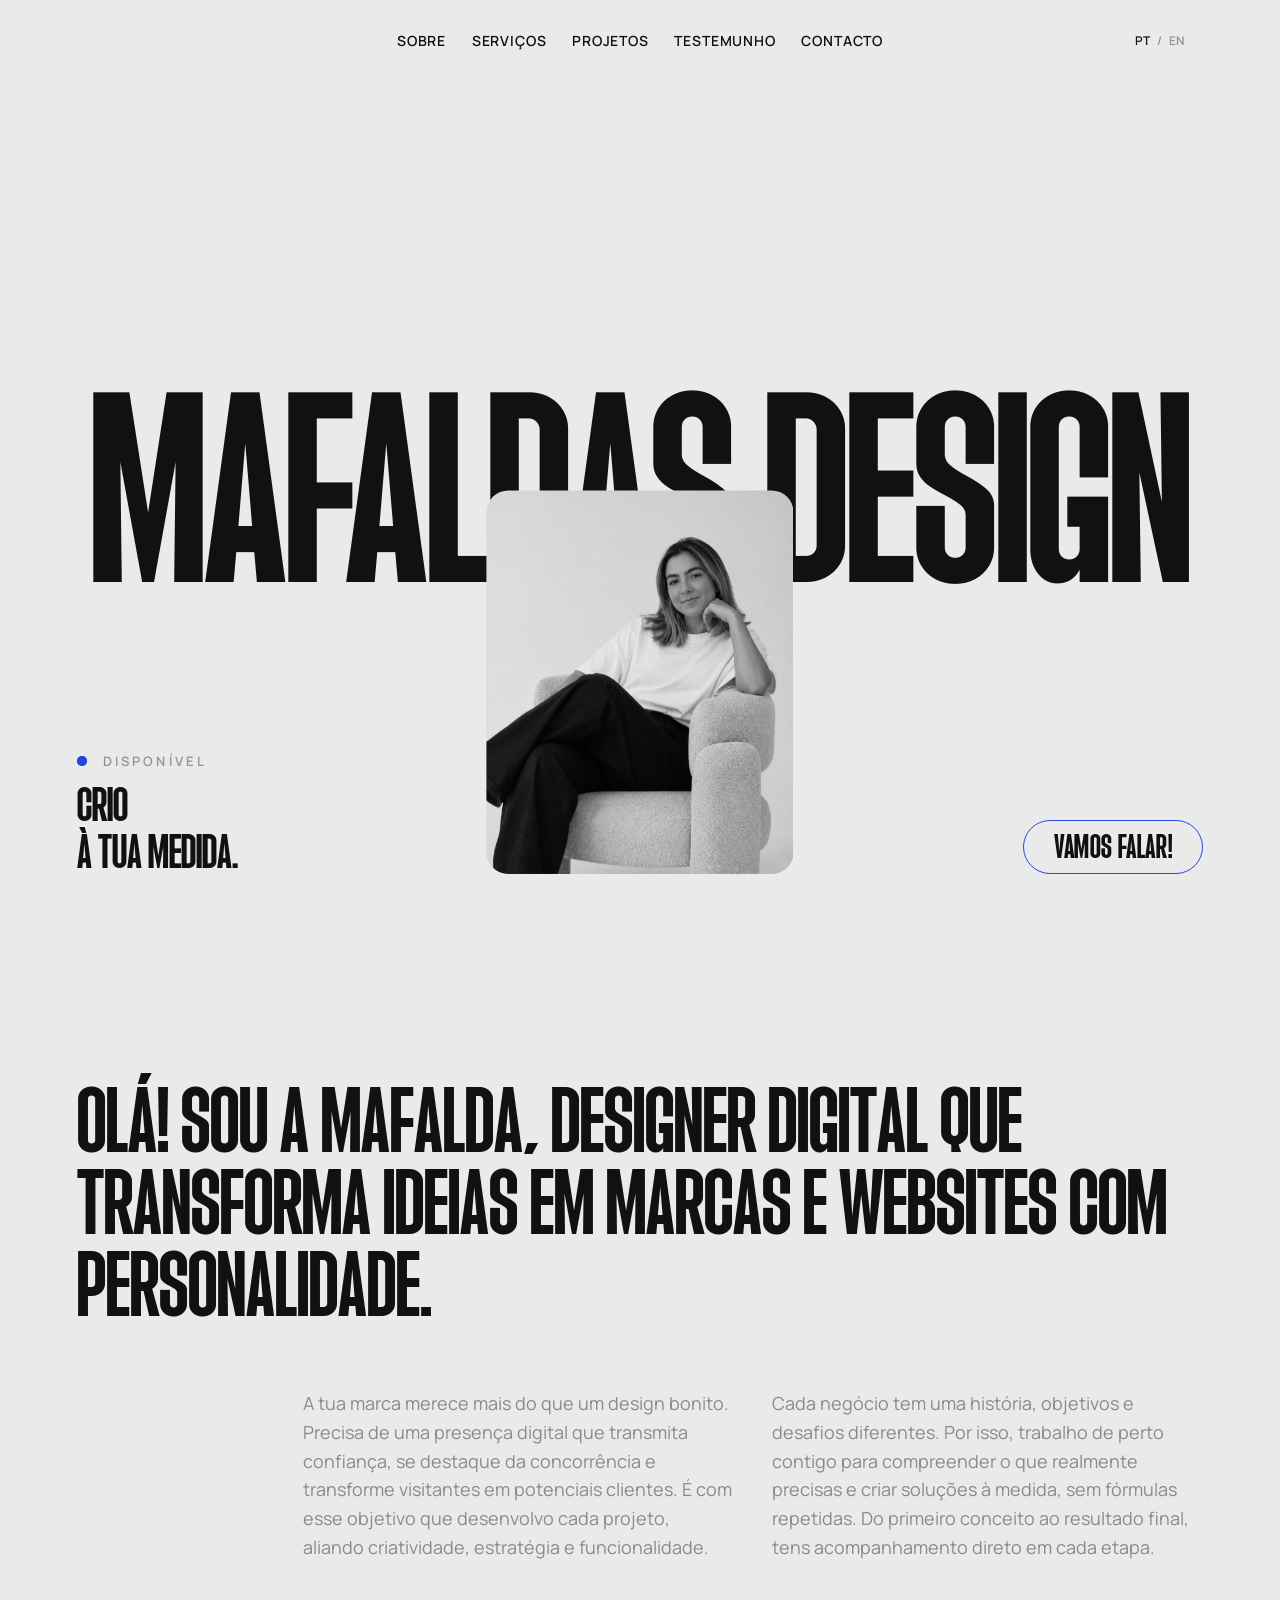
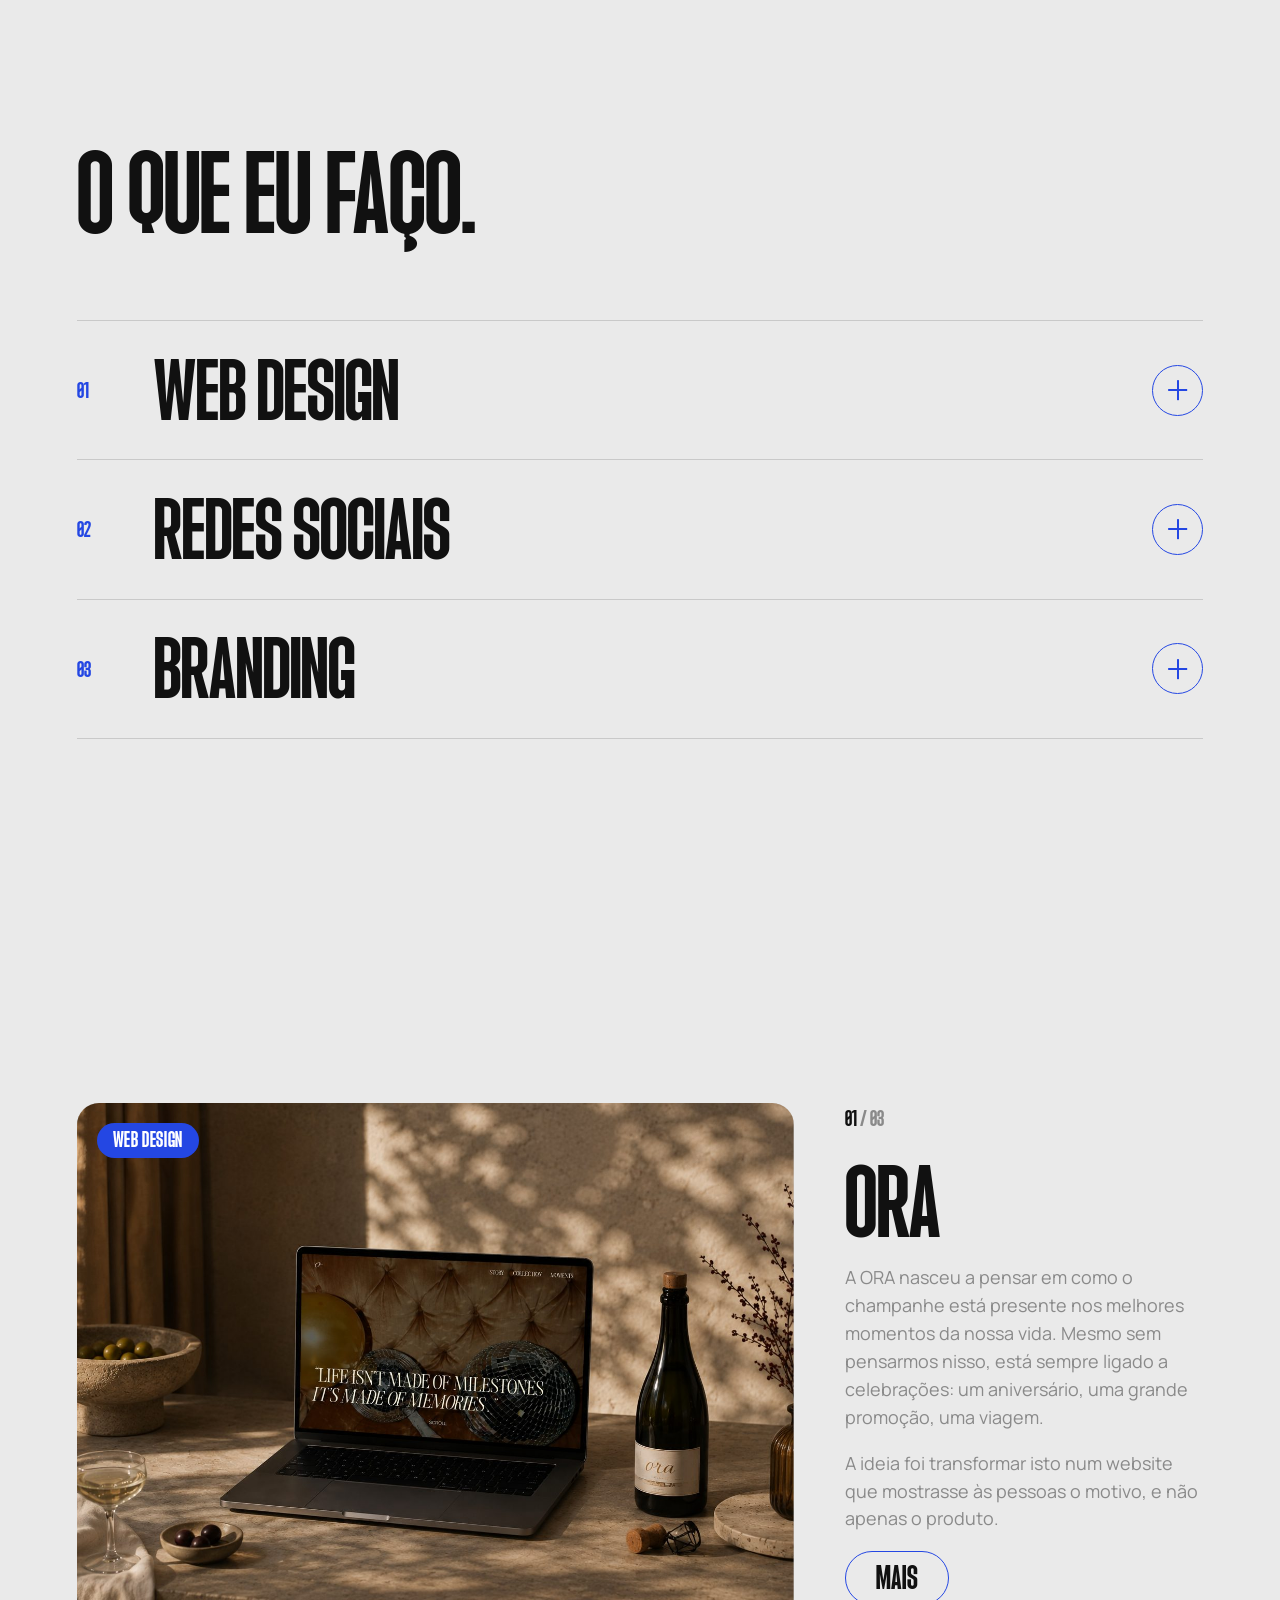
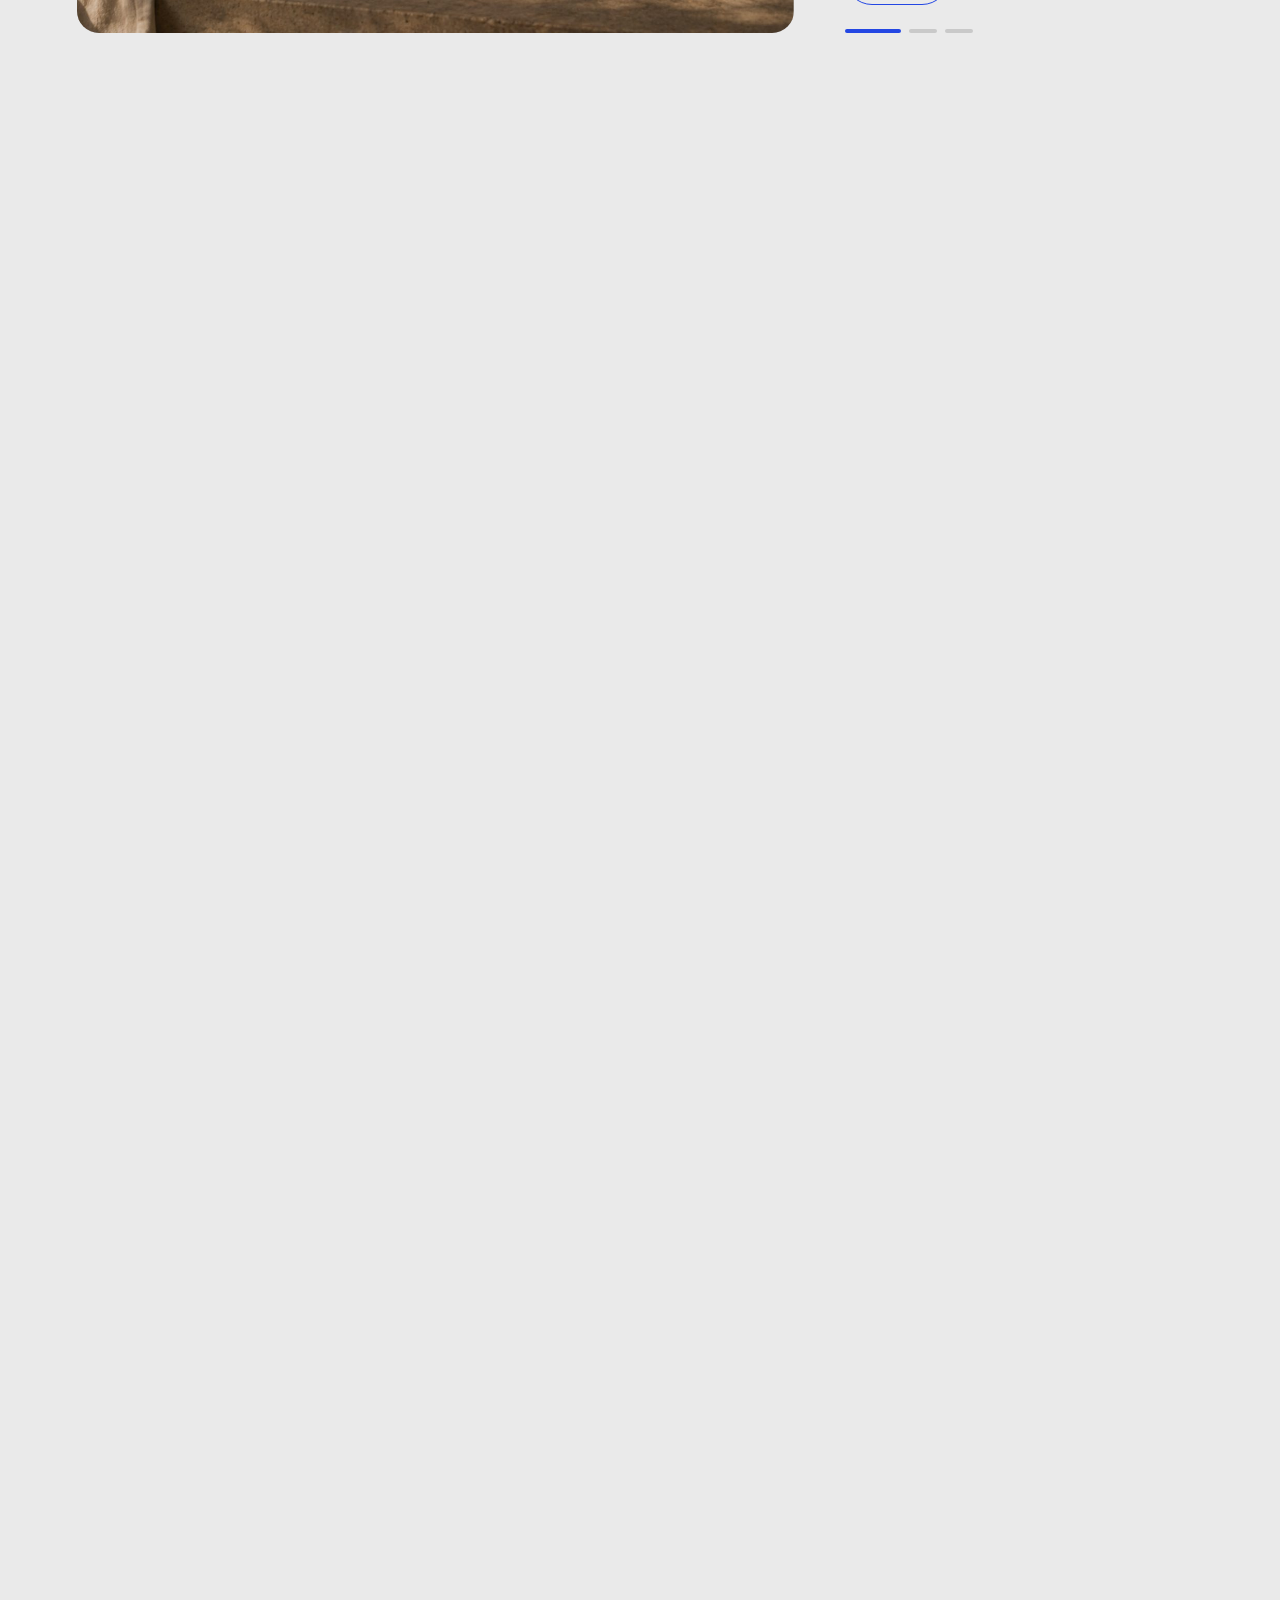
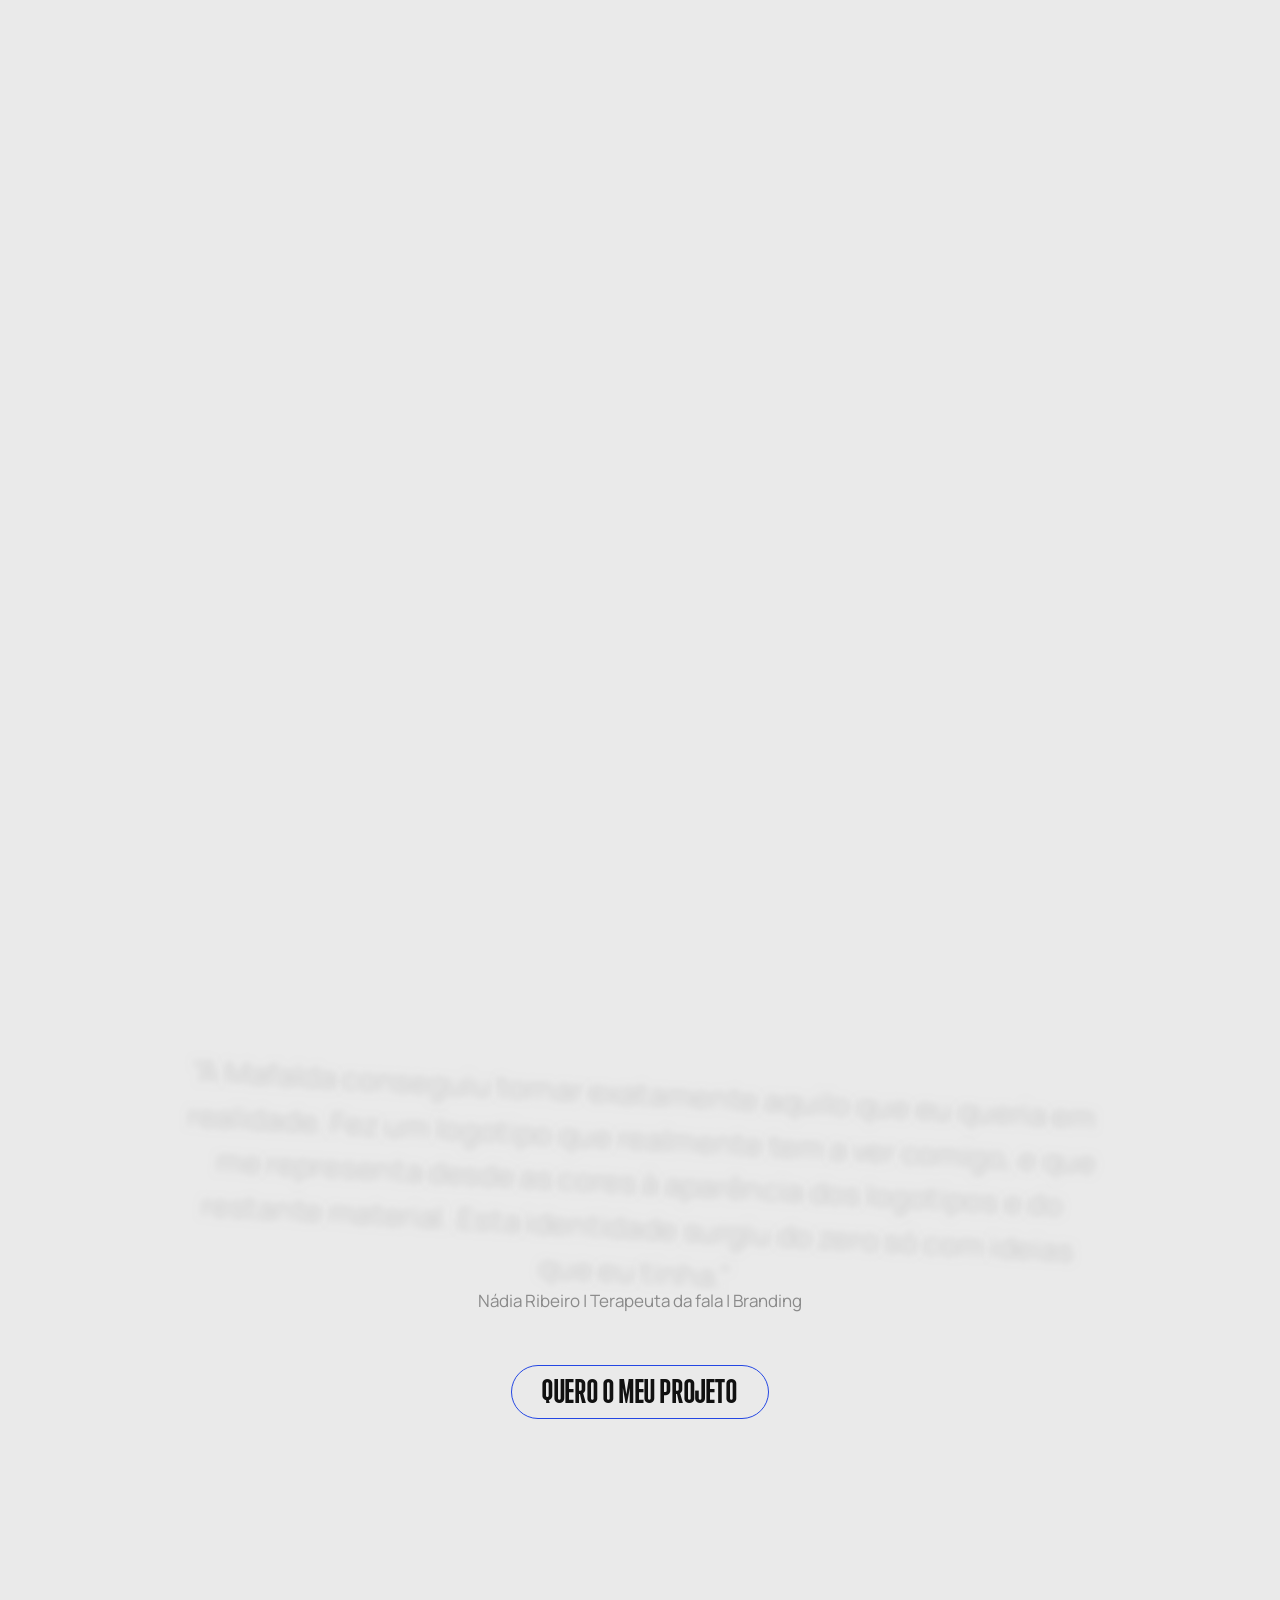
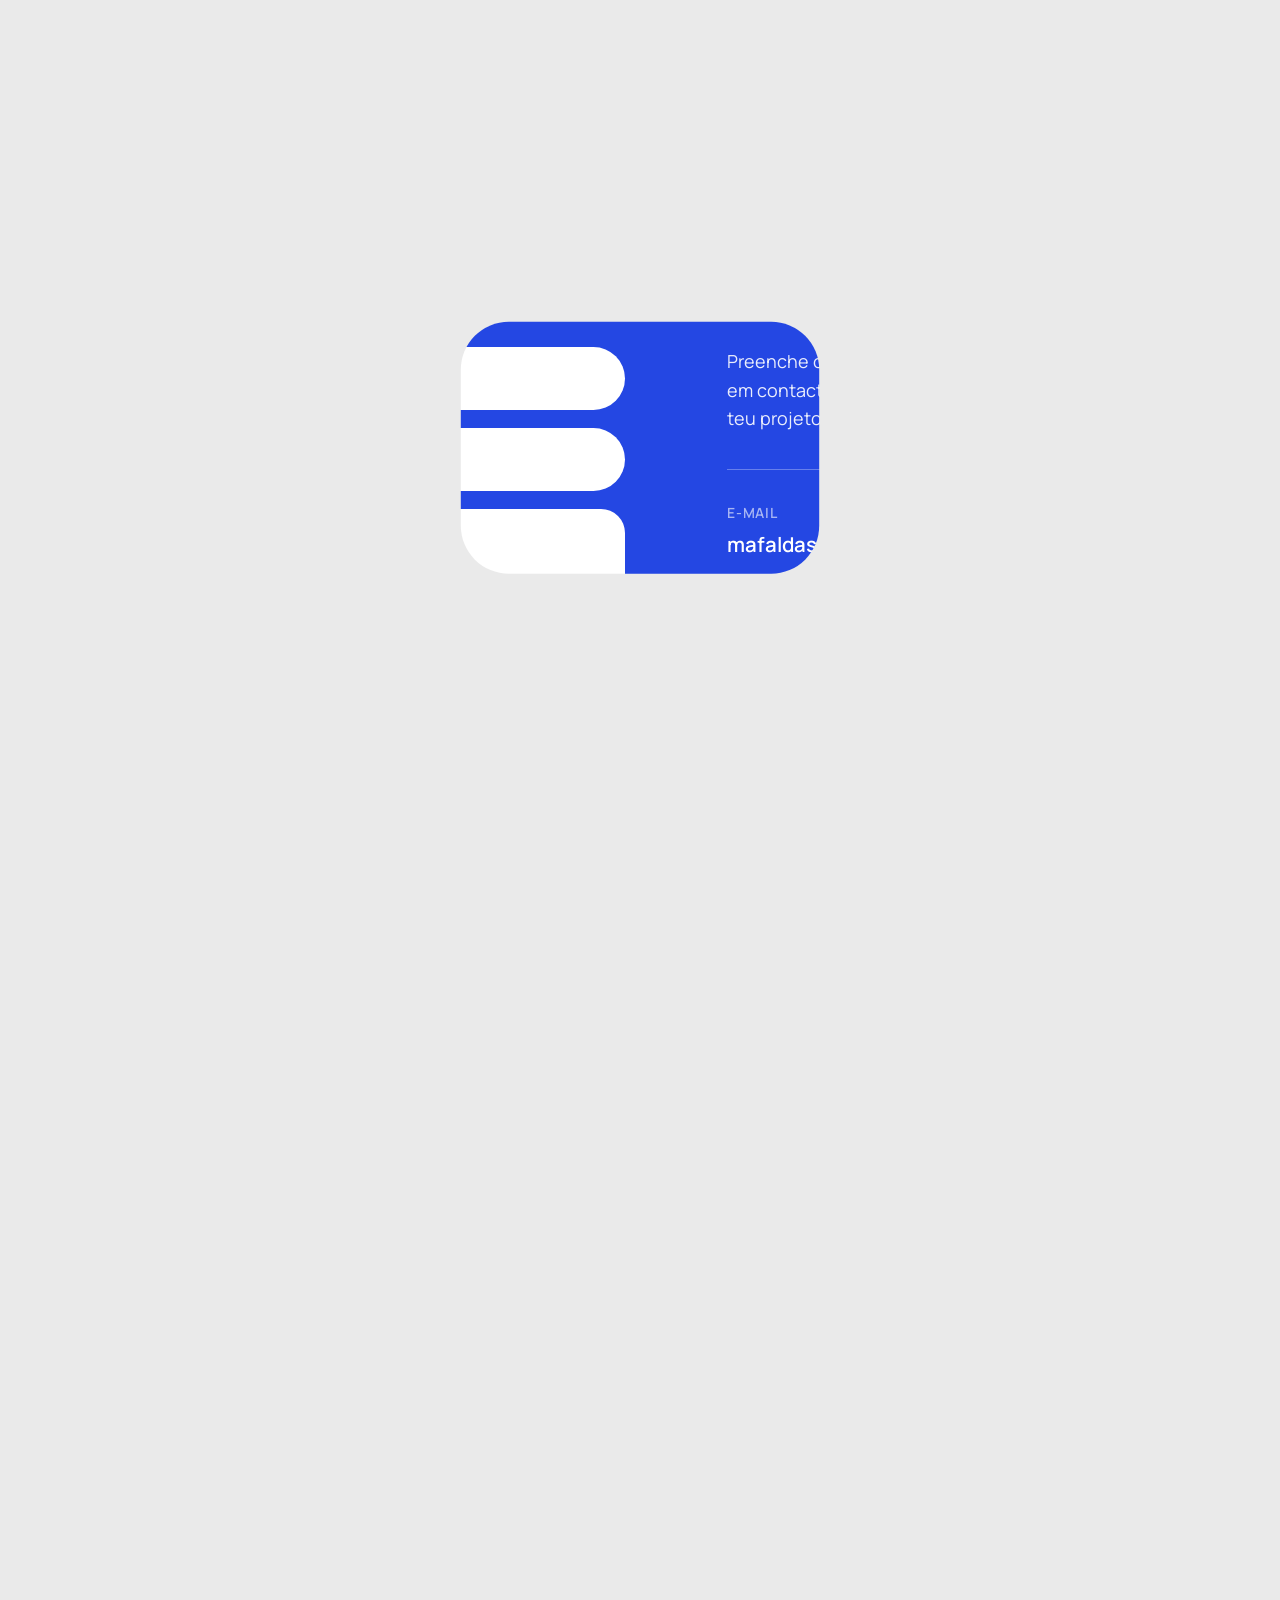
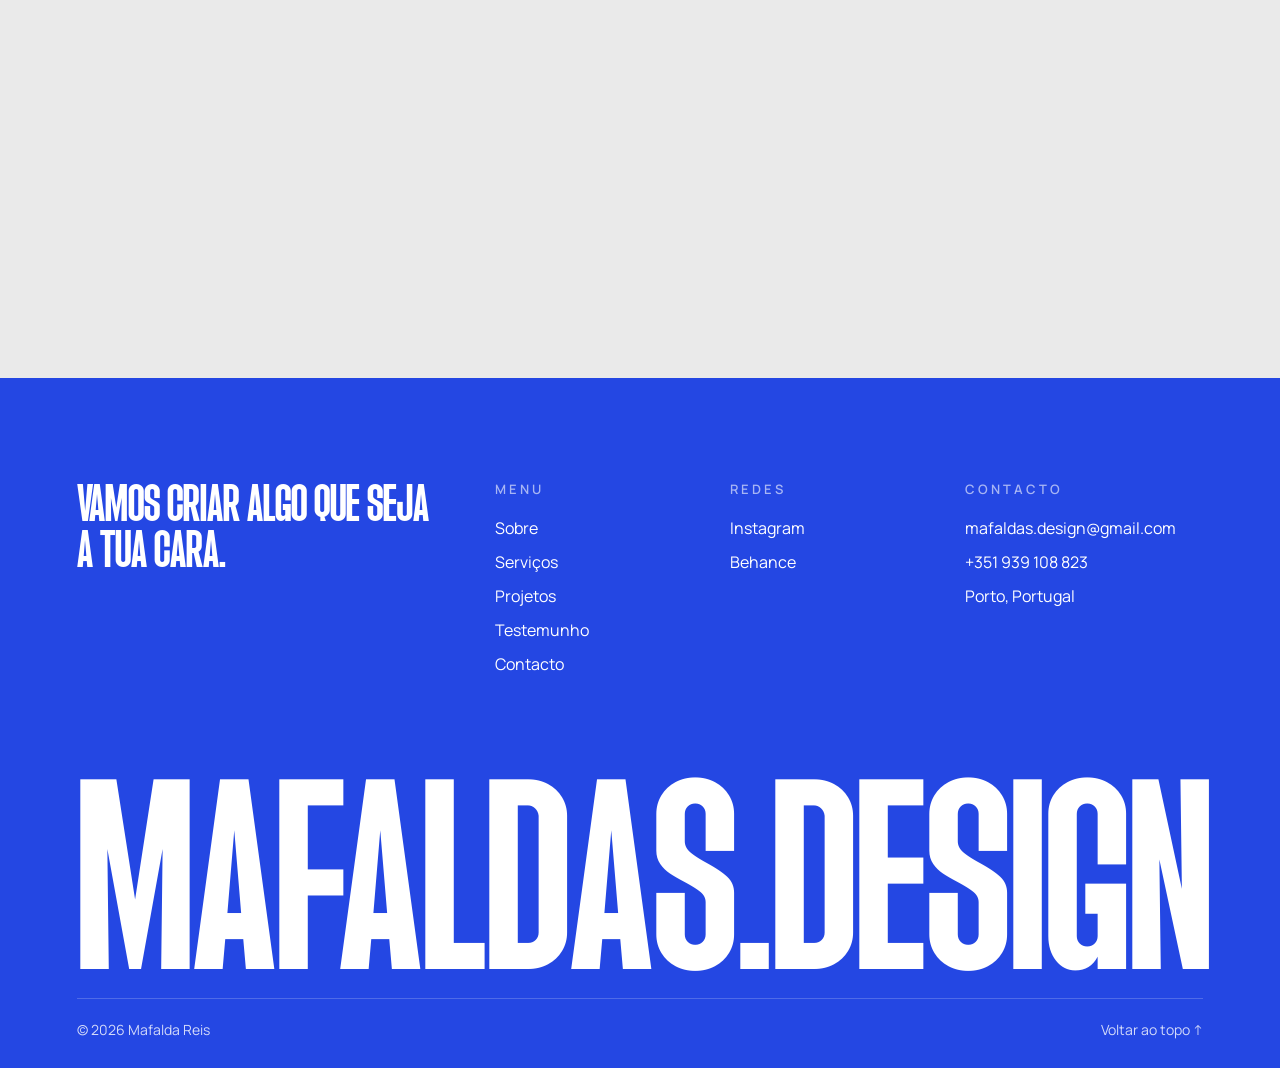
<file: index.html>
<!doctype html>
<html lang="pt" class="is-loading">
  <head>
    <meta charset="UTF-8" />
    <meta name="viewport" content="width=device-width, initial-scale=1" />
    <title>Mafalda Reis — Designer Digital</title>
    <meta
      name="description"
      content="Portfólio de Mafalda Reis, designer digital: web design, conteúdo para redes sociais e branding."
    />
    <link
      rel="preload"
      href="fonts/aghartiblack.woff2"
      as="font"
      type="font/woff2"
      crossorigin
    />
    <link rel="stylesheet" href="css/main.css" />
    <noscript
      ><style>
        .preloader {
          display: none;
        }
      </style></noscript
    >
  </head>
  <body>
    <div class="preloader" aria-hidden="true">
      <div class="preloader__pill"><span class="preloader__num">0</span>%</div>
    </div>

    <header class="site-header">
      <nav class="nav" aria-label="Principal">
        <a href="#about"><span data-text="Sobre">Sobre</span></a>
        <a href="#servicos"><span data-text="Serviços">Serviços</span></a>
        <a href="#work"><span data-text="Projetos">Projetos</span></a>
        <a href="#testemunho"><span data-text="Testemunho">Testemunho</span></a>
        <a href="#contacto"><span data-text="Contacto">Contacto</span></a>
      </nav>

      <div class="lang" role="group" aria-label="Idioma">
        <button class="lang__btn is-active" type="button" aria-pressed="true">
          PT
        </button>
        <span class="lang__sep" aria-hidden="true">/</span>
        <button class="lang__btn" type="button" aria-pressed="false">EN</button>
      </div>

      <div class="bubble-bar">
        <a class="bubble bubble--logo" href="#inicio">Mafalda</a>
        <button
          class="bubble bubble--toggle"
          type="button"
          aria-expanded="false"
          aria-controls="bubble-menu"
          aria-label="Abrir menu"
        >
          <span></span><span></span>
        </button>
      </div>
    </header>

    <nav
      class="bubble-menu"
      id="bubble-menu"
      aria-label="Menu"
      aria-hidden="true"
    >
      <ul>
        <li>
          <a class="bubble-item" href="#about" style="--i: 0; --r: -8deg"
            >Sobre</a
          >
        </li>
        <li>
          <a class="bubble-item" href="#servicos" style="--i: 1; --r: 8deg"
            >Serviços</a
          >
        </li>
        <li>
          <a class="bubble-item" href="#work" style="--i: 2; --r: 8deg"
            >Projetos</a
          >
        </li>
        <li>
          <a class="bubble-item" href="#testemunho" style="--i: 3; --r: -8deg"
            >Testemunho</a
          >
        </li>
        <li>
          <a class="bubble-item" href="#contacto" style="--i: 4; --r: 6deg"
            >Contacto</a
          >
        </li>
      </ul>
    </nav>

    <main>
      <section class="hero" id="inicio">
        <div class="container hero__inner">
          <h1 class="hero__name">mafaldas.design</h1>

          <div class="hero__stage">
            <div class="hero__text">
              <p class="availability">
                <span class="availability__dot" aria-hidden="true"></span
                >Disponível
              </p>
              <p
                class="hero__title"
                aria-label="Crio websites, marcas e feeds à tua medida."
              >
                <span class="hero__line" aria-hidden="true">
                  Crio
                  <span class="rotator" data-words="websites, marcas, feeds"
                    ><span class="rotator__word is-current"
                      >websites</span
                    ></span
                  >
                </span>
                <span class="hero__line" aria-hidden="true">à tua medida.</span>
              </p>
            </div>

            <figure class="hero__media">
              <img
                src="img/hero-portrait.jpg"
                alt="Retrato de Mafalda Reis sentada num cadeirão"
                width="1024"
                height="1280"
              />
            </figure>

            <div class="hero__actions">
              <button class="btn" type="button" data-modal="contacto">
                Vamos falar!
              </button>
            </div>
          </div>
        </div>
      </section>

      <section class="section container about" id="about">
        <h2 class="about__title split-text">
          Olá! Sou a Mafalda, designer digital que transforma ideias em marcas e
          websites com personalidade.
        </h2>

        <div class="about__body reveal">
          <p>
            A tua marca merece mais do que um design bonito. Precisa de uma
            presença digital que transmita confiança, se destaque da
            concorrência e transforme visitantes em potenciais clientes. É com
            esse objetivo que desenvolvo cada projeto, aliando criatividade,
            estratégia e funcionalidade.
          </p>
          <p>
            Cada negócio tem uma história, objetivos e desafios diferentes. Por
            isso, trabalho de perto contigo para compreender o que realmente
            precisas e criar soluções à medida, sem fórmulas repetidas. Do
            primeiro conceito ao resultado final, tens acompanhamento direto em
            cada etapa.
          </p>
        </div>
      </section>

      <section class="section container" id="servicos">
        <h2 class="section-title reveal">O que eu faço.</h2>

        <ul class="services reveal">
          <li class="service">
            <button
              class="service__head"
              type="button"
              aria-expanded="false"
              aria-controls="servico-web"
            >
              <span class="service__num">01</span>
              <span class="service__title">Web design</span>
              <span class="service__icon" aria-hidden="true"></span>
            </button>
            <div class="service__panel" id="servico-web">
              <div class="service__body">
                <p>
                  Crio websites à medida que combinam design, funcionalidade e
                  uma experiência intuitiva, ajudando o teu negócio a
                  destacar-se, transmitir confiança e transformar visitas em
                  oportunidades.
                </p>
                <ul class="service__tags">
                  <li class="tag">Design à medida</li>
                  <li class="tag">UX/UI design</li>
                  <li class="tag">Desenvolvimento web</li>
                  <li class="tag">Website responsivo</li>
                  <li class="tag">Otimização para conversão</li>
                </ul>
              </div>
            </div>
          </li>
          <li class="service">
            <button
              class="service__head"
              type="button"
              aria-expanded="false"
              aria-controls="servico-social"
            >
              <span class="service__num">02</span>
              <span class="service__title">Redes sociais</span>
              <span class="service__icon" aria-hidden="true"></span>
            </button>
            <div class="service__panel" id="servico-social">
              <div class="service__body">
                <p>
                  Crio conteúdos visuais que dão personalidade às tuas redes
                  sociais, reforçam a identidade da tua marca e ajudam a captar
                  a atenção do público certo.
                </p>
                <ul class="service__tags">
                  <li class="tag">Design para redes sociais</li>
                  <li class="tag">Conteúdo visual</li>
                  <li class="tag">Carrosséis</li>
                  <li class="tag">Stories</li>
                  <li class="tag">Conteúdo estratégico</li>
                </ul>
              </div>
            </div>
          </li>
          <li class="service">
            <button
              class="service__head"
              type="button"
              aria-expanded="false"
              aria-controls="servico-branding"
            >
              <span class="service__num">03</span>
              <span class="service__title">Branding</span>
              <span class="service__icon" aria-hidden="true"></span>
            </button>
            <div class="service__panel" id="servico-branding">
              <div class="service__body">
                <p>
                  Desenvolvo identidades visuais que refletem a essência do teu
                  negócio, criam reconhecimento e ajudam a tua marca a
                  destacar-se num mercado cada vez mais competitivo.
                </p>
                <ul class="service__tags">
                  <li class="tag">Direção criativa</li>
                  <li class="tag">Brand guidelines</li>
                  <li class="tag">Manual da marca</li>
                  <li class="tag">Paleta e tipografia</li>
                  <li class="tag">Design de logotipo</li>
                </ul>
              </div>
            </div>
          </li>
        </ul>
      </section>

      <section class="projects" id="work" style="--count: 3">
        <div class="projects__sticky">
          <div class="container projects__grid">
            <div class="projects__media">
              <a
                class="slide is-active"
                href="#projeto-ora"
                data-modal="ora"
                data-slide="0"
              >
                <img
                  src="img/ora-card.jpg"
                  alt="Website ORA aberto num portátil, com uma garrafa de champanhe ao lado"
                  width="1536"
                  height="1024"
                  loading="lazy"
                />
                <ul class="tags">
                  <li class="tag">Web design</li>
                </ul>
              </a>
              <a
                class="slide"
                href="#projeto-taxca"
                data-modal="taxca"
                data-slide="1"
              >
                <img
                  src="img/projects/taxca-capa.jpg"
                  alt="Publicações do Taxca Bar para Instagram"
                  width="1800"
                  height="1600"
                  loading="lazy"
                />
                <ul class="tags">
                  <li class="tag">Redes sociais</li>
                </ul>
              </a>
              <a
                class="slide"
                href="#projeto-nadia"
                data-modal="nadia"
                data-slide="2"
              >
                <img
                  src="img/projects/nadia-capa.jpg"
                  alt="Duas crianças a brincar com cartões de letras, com o logótipo da Nadia Ribeiro, terapeuta da fala"
                  width="1182"
                  height="1330"
                  loading="lazy"
                />
                <ul class="tags">
                  <li class="tag">Branding</li>
                </ul>
              </a>
            </div>

            <div class="projects__info">
              <div class="projects__counter" aria-hidden="true">
                <span class="projects__current">01</span> / 03
              </div>

              <div class="projects__texts">
                <article class="info is-active" data-slide="0">
                  <h2 class="project__title">ORA</h2>
                  <p>
                    A ORA nasceu a pensar em como o champanhe está presente nos
                    melhores momentos da nossa vida. Mesmo sem pensarmos nisso,
                    está sempre ligado a celebrações: um aniversário, uma grande
                    promoção, uma viagem.
                  </p>
                  <p>
                    A ideia foi transformar isto num website que mostrasse às
                    pessoas o motivo, e não apenas o produto.
                  </p>
                  <button class="btn" type="button" data-modal="ora">
                    Mais
                  </button>
                </article>

                <article class="info" data-slide="1">
                  <h2 class="project__title">Taxca Bar</h2>
                  <p>
                    Redesign dos conteúdos para o Instagram do Taxca Bar, com
                    foco numa comunicação visual mais apelativa, clara e
                    organizada. O objetivo foi reforçar a identidade do bar,
                    destacar a informação essencial e despertar o interesse de
                    novos clientes.
                  </p>
                  <button class="btn" type="button" data-modal="taxca">
                    Mais
                  </button>
                </article>

                <article class="info" data-slide="2">
                  <h2 class="project__title">Nadia Ribeiro</h2>
                  <p>
                    Criação de uma identidade visual para Nádia Ribeiro,
                    terapeuta da fala, com o objetivo de construir uma presença
                    profissional, coerente e reconhecível. Uma imagem pensada
                    para transmitir confiança, reforçar a sua presença nas redes
                    sociais e criar uma base sólida para o crescimento do
                    negócio.
                  </p>
                  <button class="btn" type="button" data-modal="nadia">
                    Mais
                  </button>
                </article>
              </div>

              <ol class="projects__dots" aria-hidden="true">
                <li class="is-active"></li>
                <li></li>
                <li></li>
              </ol>
            </div>
          </div>
        </div>
      </section>

      <section class="section container testimonial" id="testemunho">
        <figure class="reveal">
          <blockquote class="testimonial__quote">
            “A Mafalda conseguiu tornar exatamente aquilo que eu queria em
            realidade. Fez um logotipo que realmente tem a ver comigo, e que me
            representa desde as cores à aparência dos logotipos e do restante
            material. Esta identidade surgiu do zero só com ideias que eu
            tinha.”
          </blockquote>
          <figcaption class="testimonial__author">
            Nádia Ribeiro | Terapeuta da fala | Branding
          </figcaption>
        </figure>
        <div class="testimonial__cta reveal">
          <button class="btn" type="button" data-modal="contacto">
            Quero o meu projeto
          </button>
        </div>
      </section>

      <section class="contact-reveal" id="contacto">
        <div class="contact-reveal__window">
          <div class="contact">
            <div class="contact__inner">
              <h2 class="contact__title">Tens um projeto?</h2>
              <div class="contact__info">
                <p class="contact__text">
                  Preenche o formulário que assim que possível entro em contacto
                  para falarmos um bocadinho sobre o teu projeto!
                </p>
                <ul class="contact__links">
                  <li>
                    <span class="contact__label">E-mail</span>
                    <a href="mailto:mafaldas.design@gmail.com"
                      >mafaldas.design@gmail.com</a
                    >
                  </li>
                  <li>
                    <span class="contact__label">Telemóvel</span>
                    <a href="tel:+351939108823">+351 939 108 823</a>
                  </li>
                </ul>
              </div>

              <div class="contact__form">
                <form class="form js-contact-form">
                  <label class="visually-hidden" for="nome">Nome</label>
                  <input
                    class="field"
                    id="nome"
                    name="nome"
                    type="text"
                    placeholder="Nome"
                    autocomplete="name"
                    required
                  />

                  <label class="visually-hidden" for="email">E-mail</label>
                  <input
                    class="field"
                    id="email"
                    name="email"
                    type="email"
                    placeholder="E-mail"
                    autocomplete="email"
                    required
                  />

                  <label class="visually-hidden" for="mensagem"
                    >Fala-me do teu projeto</label
                  >
                  <textarea
                    class="field field--area"
                    id="mensagem"
                    name="mensagem"
                    rows="5"
                    placeholder="Fala-me do teu projeto"
                  ></textarea>

                  <button class="btn btn--light" type="submit">Enviar</button>
                </form>
              </div>
            </div>
          </div>
        </div>
      </section>
    </main>

    <footer class="site-footer">
      <div class="container">
        <div class="site-footer__top">
          <p class="site-footer__claim">
            Vamos criar algo que seja a tua cara.
          </p>

          <nav class="site-footer__col" aria-label="Rodapé">
            <span class="site-footer__label">Menu</span>
            <a href="#about">Sobre</a>
            <a href="#servicos">Serviços</a>
            <a href="#work">Projetos</a>
            <a href="#testemunho">Testemunho</a>
            <a href="#contacto">Contacto</a>
          </nav>

          <div class="site-footer__col">
            <span class="site-footer__label">Redes</span>
            <a
              href="https://www.instagram.com/mafaldas.design/"
              target="_blank"
              rel="noopener"
              >Instagram</a
            >
            <a
              href="https://www.behance.net/mafaldasreis"
              target="_blank"
              rel="noopener"
              >Behance</a
            >
          </div>

          <div class="site-footer__col">
            <span class="site-footer__label">Contacto</span>
            <a href="mailto:mafaldas.design@gmail.com"
              >mafaldas.design@gmail.com</a
            >
            <a href="tel:+351939108823">+351 939 108 823</a>
            <span>Porto, Portugal</span>
          </div>
        </div>

        <p class="site-footer__name" aria-hidden="true">mafaldas.design</p>

        <div class="site-footer__bottom">
          <span>© 2026 Mafalda Reis</span>
          <a href="#inicio">Voltar ao topo ↑</a>
        </div>
      </div>
    </footer>

    <div
      class="pmodal"
      id="projeto-ora"
      data-modal-id="ora"
      role="dialog"
      aria-modal="true"
      aria-labelledby="pm-title-ora"
      hidden
    >
      <div class="pmodal__window">
        <button class="pmodal__close" type="button" aria-label="Fechar">
          <span></span><span></span>
        </button>

        <div class="pmodal__grid">
          <div class="pmodal__media">
            <img
              class="pm-slide is-active"
              src="img/projects/ora-1.jpg"
              alt="ORA — imagem 1"
              loading="lazy"
            />
            <img
              class="pm-slide"
              src="img/projects/ora-2.jpg"
              alt="ORA — imagem 2"
              loading="lazy"
            />
            <img
              class="pm-slide"
              src="img/projects/ora-3.jpg"
              alt="ORA — imagem 3"
              loading="lazy"
            />
          </div>

          <div class="pmodal__info">
            <p class="pmodal__project" id="pm-title-ora">
              ORA — Marca de champanhe
            </p>
            <h2 class="pmodal__title">Gostou deste projeto?</h2>
            <p class="pmodal__lead">Envia-me uma mensagem e podemos fazer algo parecido!</p>
            <form class="form pmodal__form js-contact-form">
              <input type="hidden" name="projeto" value="ORA" />
              <label class="visually-hidden" for="pm-ora-nome">Nome</label>
              <input class="field" id="pm-ora-nome" name="nome" type="text" placeholder="Nome" autocomplete="name" required />
              <label class="visually-hidden" for="pm-ora-email">E-mail</label>
              <input class="field" id="pm-ora-email" name="email" type="email" placeholder="E-mail" autocomplete="email" required />
              <label class="visually-hidden" for="pm-ora-mensagem">Fala-me do teu projeto</label>
              <textarea class="field field--area" id="pm-ora-mensagem" name="mensagem" rows="3" placeholder="Fala-me do teu projeto"></textarea>
              <button class="btn" type="submit">Enviar</button>
            </form>
          </div>
        </div>
      </div>
    </div>

    <div
      class="pmodal"
      id="projeto-taxca"
      data-modal-id="taxca"
      role="dialog"
      aria-modal="true"
      aria-labelledby="pm-title-taxca"
      hidden
    >
      <div class="pmodal__window">
        <button class="pmodal__close" type="button" aria-label="Fechar">
          <span></span><span></span>
        </button>

        <div class="pmodal__grid">
          <div class="pmodal__media">
            <img
              class="pm-slide is-active"
              src="img/projects/taxca-capa.jpg"
              alt="Publicações do Taxca Bar para Instagram"
              loading="lazy"
            />
            <img
              class="pm-slide"
              src="img/projects/taxca-popup.jpg"
              alt="Perfil de Instagram do Taxca Bar num telemóvel"
              loading="lazy"
            />
          </div>

          <div class="pmodal__info">
            <p class="pmodal__project" id="pm-title-taxca">
              Taxca Bar — Bar em Leça da Palmeira
            </p>
            <h2 class="pmodal__title">Gostou deste projeto?</h2>
            <p class="pmodal__lead">Envia-me uma mensagem e podemos fazer algo parecido!</p>
            <form class="form pmodal__form js-contact-form">
              <input type="hidden" name="projeto" value="Taxca Bar" />
              <label class="visually-hidden" for="pm-taxca-nome">Nome</label>
              <input class="field" id="pm-taxca-nome" name="nome" type="text" placeholder="Nome" autocomplete="name" required />
              <label class="visually-hidden" for="pm-taxca-email">E-mail</label>
              <input class="field" id="pm-taxca-email" name="email" type="email" placeholder="E-mail" autocomplete="email" required />
              <label class="visually-hidden" for="pm-taxca-mensagem">Fala-me do teu projeto</label>
              <textarea class="field field--area" id="pm-taxca-mensagem" name="mensagem" rows="3" placeholder="Fala-me do teu projeto"></textarea>
              <button class="btn" type="submit">Enviar</button>
            </form>
          </div>
        </div>
      </div>
    </div>

    <div
      class="pmodal"
      id="projeto-nadia"
      data-modal-id="nadia"
      role="dialog"
      aria-modal="true"
      aria-labelledby="pm-title-nadia"
      hidden
    >
      <div class="pmodal__window">
        <button class="pmodal__close" type="button" aria-label="Fechar">
          <span></span><span></span>
        </button>

        <div class="pmodal__grid">
          <div class="pmodal__media">
            <img
              class="pm-slide is-active"
              src="img/projects/nadia-capa.jpg"
              alt="Duas crianças a brincar com cartões de letras, com o logótipo da Nadia Ribeiro"
              loading="lazy"
            />
            <img
              class="pm-slide"
              src="img/projects/nadia-cartoes.jpg"
              alt="Cartões de visita cor de terracota da Nadia Ribeiro, terapeuta da fala"
              loading="lazy"
            />
          </div>

          <div class="pmodal__info">
            <p class="pmodal__project" id="pm-title-nadia">
              Nádia Ribeiro — Terapeuta da fala
            </p>
            <h2 class="pmodal__title">Gostou deste projeto?</h2>
            <p class="pmodal__lead">Envia-me uma mensagem e podemos fazer algo parecido!</p>
            <form class="form pmodal__form js-contact-form">
              <input type="hidden" name="projeto" value="Nádia Ribeiro" />
              <label class="visually-hidden" for="pm-nadia-nome">Nome</label>
              <input class="field" id="pm-nadia-nome" name="nome" type="text" placeholder="Nome" autocomplete="name" required />
              <label class="visually-hidden" for="pm-nadia-email">E-mail</label>
              <input class="field" id="pm-nadia-email" name="email" type="email" placeholder="E-mail" autocomplete="email" required />
              <label class="visually-hidden" for="pm-nadia-mensagem">Fala-me do teu projeto</label>
              <textarea class="field field--area" id="pm-nadia-mensagem" name="mensagem" rows="3" placeholder="Fala-me do teu projeto"></textarea>
              <button class="btn" type="submit">Enviar</button>
            </form>
          </div>
        </div>
      </div>
    </div>

    <div
      class="pmodal pmodal--contact"
      id="pop-contacto"
      data-modal-id="contacto"
      role="dialog"
      aria-modal="true"
      aria-labelledby="pm-title-contacto"
      hidden
    >
      <div class="pmodal__window">
        <button class="pmodal__close" type="button" aria-label="Fechar">
          <span></span><span></span>
        </button>

        <div class="pmodal__contact">
          <div class="contact__inner">
            <h2 class="contact__title" id="pm-title-contacto">
              Tens um projeto?
            </h2>
            <div class="contact__info">
              <p class="contact__text">
                Preenche o formulário que assim que possível entro em contacto
                para falarmos um bocadinho sobre o teu projeto!
              </p>
              <ul class="contact__links">
                <li>
                  <span class="contact__label">E-mail</span>
                  <a href="mailto:mafaldas.design@gmail.com"
                    >mafaldas.design@gmail.com</a
                  >
                </li>
                <li>
                  <span class="contact__label">Telemóvel</span>
                  <a href="tel:+351939108823">+351 939 108 823</a>
                </li>
              </ul>
            </div>

            <div class="contact__form">
              <form class="form js-contact-form">
                <label class="visually-hidden" for="pm-nome">Nome</label>
                <input
                  class="field"
                  id="pm-nome"
                  name="nome"
                  type="text"
                  placeholder="Nome"
                  autocomplete="name"
                  required
                />

                <label class="visually-hidden" for="pm-email">E-mail</label>
                <input
                  class="field"
                  id="pm-email"
                  name="email"
                  type="email"
                  placeholder="E-mail"
                  autocomplete="email"
                  required
                />

                <label class="visually-hidden" for="pm-mensagem"
                  >Fala-me do teu projeto</label
                >
                <textarea
                  class="field field--area"
                  id="pm-mensagem"
                  name="mensagem"
                  rows="5"
                  placeholder="Fala-me do teu projeto"
                ></textarea>

                <button class="btn btn--light" type="submit">Enviar</button>
              </form>
            </div>
          </div>
        </div>
      </div>
    </div>

    <script src="js/vendor/lenis.min.js"></script>
    <script src="js/main.js"></script>
  </body>
</html>
</file>
<file: css/main.css>
/* =========================================================
   Mafalda Reis — Portfólio
   ========================================================= */

/* ---------- Fontes ---------- */
@font-face {
	font-family: "Agharti";
	src: url("../fonts/aghartiblack.woff2") format("woff2");
	font-weight: 900;
	font-display: swap;
}
@font-face {
	font-family: "Manrope";
	src: url("../fonts/manrope.woff2") format("woff2");
	font-weight: 200 800;
	font-display: swap;
}

/* ---------- Variáveis ---------- */
:root {
	--bg: #EAEAEA;
	--ink: #111111;
	--muted: #8A8A8A;
	--line: #C9C9C9;
	--blue: #2447E3;
	--white: #FFFFFF;

	--font-display: "Agharti", "Arial Narrow", sans-serif;
	--font-body: "Manrope", system-ui, sans-serif;

	--gutter: clamp(16px, 6vw, 96px);
	--max: 1320px;
	--section: clamp(96px, 14vw, 200px);
	--radius: 22px;
	--ease: cubic-bezier(.22, .61, .36, 1);

	/* Escala de texto — tudo parte dos botões a 30px */
	--fs-btn: 30px;
	--fs-body: 18px;
}

/* ---------- Base ---------- */
*,
*::before,
*::after { box-sizing: border-box; }

/* Scroll suave (Lenis) — estilos recomendados pela biblioteca */
/* nada pode criar scroll horizontal ("clip" corta sem estragar as secções presas/sticky) */
html, body { overflow-x: clip; }

html.lenis, html.lenis body { height: auto; }
.lenis.lenis-smooth { scroll-behavior: auto !important; }
.lenis.lenis-smooth [data-lenis-prevent] { overscroll-behavior: contain; }

body {
	margin: 0;
	background: var(--bg);
	color: var(--ink);
	font-family: var(--font-body);
	font-size: var(--fs-body);
	line-height: 1.5;
	-webkit-font-smoothing: antialiased;
}

h1, h2, h3, p, ul, ol, figure, blockquote { margin: 0; padding: 0; }
ul, ol { list-style: none; }
img { display: block; max-width: 100%; height: auto; }
a { color: inherit; text-decoration: none; }

.container {
	width: 100%;
	max-width: calc(var(--max) + var(--gutter) * 2);
	margin-inline: auto;
	padding-inline: var(--gutter);
}

.visually-hidden {
	position: absolute !important;
	width: 1px; height: 1px;
	overflow: hidden;
	clip: rect(0 0 0 0);
	white-space: nowrap;
}

/* ---------- Componentes ---------- */
.btn {
	display: inline-flex;
	align-items: center;
	justify-content: center;
	padding: 10px 30px 12px; /* menos em cima: a Agharti tem espaço vazio no topo da caixa */
	border: 1px solid var(--blue);
	border-radius: 999px;
	background: transparent;
	color: var(--ink);
	font-family: var(--font-display);
	font-size: var(--fs-btn);
	letter-spacing: .02em;
	text-transform: uppercase;
	line-height: 1;
	cursor: pointer;
	position: relative;
	overflow: hidden;
	isolation: isolate;
	--fill: var(--blue);
	--fill-text: var(--white);
	transition: color .7s var(--ease), border-color .7s var(--ease);
}
/* Círculo que preenche o botão a partir do ponto onde o rato entra (--x / --y definidos no main.js) */
.btn::before {
	content: "";
	position: absolute;
	z-index: -1;
	left: var(--x, 50%);
	top: var(--y, 50%);
	width: var(--d, 300%);
	aspect-ratio: 1;
	border-radius: 50%;
	background: var(--fill);
	transform: translate(-50%, -50%) scale(0);
	transition: transform .9s var(--ease);
	pointer-events: none;
}
.btn.is-hovered::before { transform: translate(-50%, -50%) scale(1); }
.btn.is-hovered {
	color: var(--fill-text);
	border-color: var(--fill);
	transition-delay: .25s; /* o texto muda quando o círculo já cobriu boa parte do botão */
}
.btn--light { border-color: var(--white); color: var(--white); --fill: var(--white); --fill-text: var(--blue); }

/* ---------- Header ---------- */
.site-header {
	position: fixed;
	inset: 0 0 auto 0;
	z-index: 50;
	display: flex;
	justify-content: center;
	padding: 22px 16px;
	pointer-events: none;
}
.nav {
	display: flex;
	gap: clamp(12px, 2vw, 40px);
	padding: 10px 22px;
	border-radius: 999px;
	pointer-events: auto;
	transition: background .3s var(--ease), box-shadow .3s var(--ease);
}
.site-header.is-scrolled .nav {
	background: rgba(36, 71, 227, .78); /* azul com transparência */
	backdrop-filter: blur(12px);
	-webkit-backdrop-filter: blur(12px);
	box-shadow: 0 0 0 1px rgba(255, 255, 255, .18);
}
/* Links do menu: no hover o texto rola para cima e entra uma cópia por baixo
   (mesmo movimento da palavra azul do hero) */
.nav a {
	position: relative;
	display: block;
	overflow: hidden;
	font-size: 14px;
	font-weight: 600;
	line-height: 1.3;
	letter-spacing: .06em;
	text-transform: uppercase;
}
.nav a span {
	display: block;
	transition: transform .6s var(--ease);
}
.nav a span::after {
	content: attr(data-text);
	position: absolute;
	top: 100%;
	left: 0;
	color: var(--blue);
}
.nav a:hover span,
.nav a:focus-visible span { transform: translateY(-100%); }

.site-header.is-scrolled .nav a,
.site-header.is-scrolled .nav a span::after { color: var(--white); }

/* Seletor de idioma (PT / EN) — por agora só visual, ainda não troca o idioma */
.lang {
	position: absolute;
	top: 22px;
	right: var(--gutter);
	display: flex;
	align-items: center;
	gap: 6px;
	padding: 10px 18px;
	border-radius: 999px;
	pointer-events: auto;
	font-size: 12px;
	font-weight: 600;
	letter-spacing: .06em;
	transition: background .3s var(--ease), color .3s var(--ease);
}
.lang__btn {
	padding: 0;
	border: 0;
	background: none;
	color: inherit;
	font: inherit;
	letter-spacing: inherit;
	opacity: .4;
	cursor: pointer;
	transition: opacity .2s;
}
.lang__btn.is-active,
.lang__btn:hover { opacity: 1; }
.lang__sep { opacity: .4; }
.site-header.is-scrolled .lang {
	background: rgba(36, 71, 227, .78);
	backdrop-filter: blur(12px);
	-webkit-backdrop-filter: blur(12px);
	color: var(--white);
}

/* ---------- Menu do telemóvel ("bubble menu", inspirado no React Bits) ---------- */
.bubble-bar,
.bubble-menu { display: none; }

@media (max-width: 860px) {
	.nav { display: none; }
	.site-header { padding: 16px; }

	.bubble-bar {
		display: flex;
		justify-content: space-between;
		align-items: center;
		width: 100%;
		pointer-events: auto;
	}
	.bubble {
		display: inline-flex;
		align-items: center;
		justify-content: center;
		height: 44px;
		border: 0;
		border-radius: 999px;
		background: var(--white);
		box-shadow: 0 4px 16px rgba(17, 17, 17, .08);
	}
	.bubble--logo {
		padding: 4px 18px 6px;
		font-family: var(--font-display);
		font-size: 20px;
		line-height: 1;
		text-transform: uppercase;
	}
	.lang {
		top: 16px;
		right: calc(16px + 44px + 6px); /* ao lado do botão do menu */
		height: 44px;
		padding: 0 14px;
		background: var(--white);
		box-shadow: 0 4px 16px rgba(17, 17, 17, .08);
	}
	.site-header.is-scrolled .lang { background: var(--white); color: var(--ink); backdrop-filter: none; }
	.bubble--toggle {
		position: relative;
		width: 44px;
		background: var(--blue);
		box-shadow: 0 0 0 1px rgba(255, 255, 255, .45), 0 4px 16px rgba(17, 17, 17, .08); /* contorno para se ver sobre fundos azuis */
		cursor: pointer;
	}
	.bubble--toggle span {
		position: absolute;
		left: 50%;
		top: 50%;
		width: 18px;
		height: 2px;
		border-radius: 2px;
		background: var(--white);
		transform: translate(-50%, calc(-50% - 4px));
		transition: transform .5s cubic-bezier(.34, 1.56, .64, 1);
	}
	.bubble--toggle span + span { transform: translate(-50%, calc(-50% + 4px)); }
	.menu-open .bubble--toggle span { transform: translate(-50%, -50%) rotate(45deg); }
	.menu-open .bubble--toggle span + span { transform: translate(-50%, -50%) rotate(-45deg); }

	.bubble-menu {
		position: fixed;
		inset: 0;
		z-index: 45; /* por baixo da barra, para o botão continuar a fechar */
		display: flex;
		align-items: center;
		justify-content: center;
		padding: 96px 16px 32px;
		background: rgba(234, 234, 234, .82);
		overscroll-behavior: contain;
		backdrop-filter: blur(14px);
		-webkit-backdrop-filter: blur(14px);
		opacity: 0;
		visibility: hidden;
		transition: opacity .4s var(--ease), visibility 0s .4s;
	}
	.menu-open .bubble-menu { opacity: 1; visibility: visible; transition: opacity .3s var(--ease); }
	.bubble-menu ul {
		display: flex;
		flex-wrap: wrap;
		justify-content: center;
		gap: 10px 8px;
	}
	.bubble-item {
		display: block;
		padding: 10px 26px 13px;
		border-radius: 999px;
		background: var(--white);
		box-shadow: 0 6px 24px rgba(17, 17, 17, .1);
		font-family: var(--font-display);
		font-size: clamp(30px, 10vw, 52px);
		line-height: 1;
		text-transform: uppercase;
		/* as bolhas crescem uma a uma, com um pequeno "salto" */
		transform: scale(0) rotate(var(--r));
		transition: transform .25s ease-in, background .3s, color .3s;
	}
	.menu-open .bubble-item {
		transform: scale(1) rotate(var(--r));
		transition: transform .6s cubic-bezier(.34, 1.56, .64, 1) calc(var(--i) * 80ms), background .3s, color .3s;
	}
	.bubble-item:hover,
	.bubble-item:focus-visible { background: var(--blue); color: var(--white); transform: scale(1) rotate(0deg); }
}

/* ---------- Preloader: contagem de 0 a 100% numa pílula azul que no fim se dissolve ---------- */
html.is-loading { overflow: hidden; }
.preloader {
	position: fixed;
	inset: 0;
	z-index: 2000;
	display: flex;
	align-items: center;
	justify-content: center;
	background: var(--bg);
	transition: opacity .6s var(--ease) .35s, visibility 0s 1s;
}
.preloader__pill {
	padding: .06em .5em .14em;
	border-radius: 999px;
	background: var(--blue);
	color: var(--white);
	font-family: var(--font-display);
	font-size: clamp(44px, 6vw, 96px);
	line-height: 1;
	font-variant-numeric: tabular-nums; /* os números não "saltam" de largura */
	transition: opacity .45s var(--ease);
}
.preloader.is-done .preloader__pill {
	opacity: 0;
}
.preloader.is-done { opacity: 0; visibility: hidden; }

/* as animações de entrada do hero só arrancam quando o preloader sai */
html.is-loading .hero__name,
html.is-loading .hero__media,
html.is-loading .hero__media img,
html.is-loading .hero__text,
html.is-loading .hero__actions,
html.is-loading .site-header { animation-play-state: paused; }

/* resto do hero e menu: aparecem suavemente a seguir ao nome */
.hero__text,
.hero__actions { animation: fade-up 1s var(--ease) .5s both; }
.site-header { animation: fade-in 1s var(--ease) .2s both; }
@keyframes fade-up {
	from { opacity: 0; transform: translateY(16px); }
	to   { opacity: 1; transform: none; }
}
@keyframes fade-in {
	from { opacity: 0; }
	to   { opacity: 1; }
}

/* ---------- Cursor personalizado (só em ecrãs com rato) ---------- */
.cursor { display: none; }
@media (hover: hover) and (pointer: fine) {
	html.has-cursor,
	html.has-cursor * { cursor: none !important; }
	html.has-cursor input,
	html.has-cursor textarea { cursor: text !important; }

	.cursor {
		display: block;
		position: fixed;
		top: 0;
		left: 0;
		z-index: 1000;
		width: 28px;
		height: 28px;
		border-radius: 50%;
		/* mix-blend-mode "difference": a bolinha inverte as cores do que está por baixo.
		   Esta cor (#C6A307) foi calculada para dar exatamente o azul do site (#2447E3)
		   em cima do fundo cinzento — noutras cores reage e muda. */
		background: #C6A307;
		mix-blend-mode: difference;
		opacity: .75; /* ligeiramente transparente */
		pointer-events: none;
		transform: translate3d(var(--cx, -100px), var(--cy, -100px), 0) translate(-50%, -50%);
		transition: width .4s var(--ease), height .4s var(--ease), opacity .3s;
	}
	/* em cima de links e botões, cresce */
	.cursor.is-hover { width: 72px; height: 72px; }
	.cursor.is-hidden { opacity: 0; }
}

/* ---------- Hero ---------- */
.hero {
	position: relative;
	min-height: 100svh;
	display: flex;
	flex-direction: column;
	justify-content: flex-end; /* conteúdo encostado ao fundo do hero */
	padding-block: 110px clamp(16px, 2vw, 32px);
	/* nome gigante ao centro, imagem por cima da parte de baixo das letras, frase à esquerda e botão à direita */
	--name-fs: min(calc(min(100vw - 2 * var(--gutter), var(--max)) / 4.75), 42svh); /* tamanho do nome: "mafaldas.design" ocupa a largura toda */
	--hero-img: clamp(220px, 24vw, 380px); /* largura da imagem */
}
.hero__inner {
	display: flex;
	flex-direction: column;
	align-items: center;
}
.hero__name {
	font-family: var(--font-display);
	font-size: var(--name-fs);
	line-height: .82;
	letter-spacing: -.01em;
	text-transform: uppercase;
	text-align: center;
	white-space: nowrap;
	animation: hero-name-in 1.2s var(--ease) both;
}
@keyframes hero-name-in {
	from { opacity: 0; transform: translateY(8%); }
	to   { opacity: 1; transform: none; }
}
.hero__stage {
	position: relative;
	z-index: 1; /* a imagem fica à frente do nome */
	display: grid;
	grid-template-columns: minmax(0, 1fr) var(--hero-img) minmax(0, 1fr);
	gap: clamp(24px, 3vw, 48px);
	align-items: end;
	width: 100%;
	margin-top: calc(var(--name-fs) * -.4); /* sobe a imagem para cima das letras */
}
.hero__media {
	aspect-ratio: 4 / 5;
	border-radius: var(--radius);
	overflow: hidden;
	animation: hero-media-in 1.4s var(--ease) .3s both;
}
.hero__media img {
	width: 100%;
	height: 100%;
	object-fit: cover;
	animation: hero-media-zoom 1.8s var(--ease) .3s both;
}
@keyframes hero-media-in {
	from { clip-path: inset(100% 0 0 0 round var(--radius)); }
	to   { clip-path: inset(0 0 0 0 round var(--radius)); }
}
@keyframes hero-media-zoom {
	from { transform: scale(1.2); }
	to   { transform: scale(1); }
}

.hero .availability { margin-bottom: 12px; } /* mais perto da frase */
.hero__title {
	font-family: var(--font-display);
	font-weight: 900;
	font-size: clamp(28px, 3.3vw, 56px);
	line-height: 1.04;
	text-transform: uppercase;
}
.hero__line {
	display: flex;
	flex-wrap: wrap;
	align-items: flex-start; /* topo alinhado = mesma linha de base, porque a palavra azul tem a mesma altura de linha */
	gap: 0 .22em;
}
.hero__line + .hero__line { margin-top: .08em; }

/* Palavra a rodar, a azul — a largura acompanha cada palavra (main.js) */
.rotator {
	position: relative;
	display: inline-block;
	height: 1.04em; /* = line-height do título */
	flex-shrink: 0; /* nunca encolhe dentro da linha (senão corta a palavra) */
	overflow: hidden;
	clip-path: inset(0); /* garante o corte das palavras durante a animação */
	color: var(--blue);
	transition: width .7s var(--ease);
}
.rotator__word {
	display: block;
	width: max-content; /* a palavra mede só o seu texto (usado para calcular a largura) */
	position: absolute;
	top: 0;
	left: 0;
	white-space: nowrap;
	transform: translateY(105%);
	transition: transform .7s var(--ease);
}
.rotator__word.is-current { position: relative; transform: none; }
.rotator__word.is-leaving { position: absolute; transform: translateY(-105%); }

.hero__actions {
	display: flex;
	justify-content: flex-end; /* botão alinhado à direita, em baixo */
}

/* Disponibilidade — só informação, não é botão */
.availability {
	display: inline-flex;
	align-items: center;
	gap: 16px;
	font-size: 13px;
	font-weight: 600;
	letter-spacing: .24em;
	text-transform: uppercase;
	color: rgba(17, 17, 17, .4); /* texto a 40% de opacidade (o ponto azul mantém-se a 100%) */
	margin-bottom: clamp(24px, 3.5vw, 48px);
}
.availability__dot {
	position: relative;
	width: 10px;
	height: 10px;
	border-radius: 50%;
	background: var(--blue);
}
.availability__dot::after {
	content: "";
	position: absolute;
	inset: 0;
	border-radius: 50%;
	background: var(--blue);
	animation: pulse 2s var(--ease) infinite;
}
@keyframes pulse {
	from { transform: scale(1); opacity: .6; }
	to   { transform: scale(2.6); opacity: 0; }
}

/* ---------- Secções ---------- */
.section { padding-block: var(--section) 0; }

.section-title {
	font-family: var(--font-display);
	font-size: clamp(64px, 8vw, 120px);
	line-height: 1;
	text-transform: uppercase;
	margin-bottom: clamp(48px, 6vw, 88px);
}

/* Sobre */
.about__title {
	max-width: 18em;
	font-family: var(--font-display);
	font-size: clamp(44px, 6.4vw, 104px);
	line-height: 1;
	text-transform: uppercase;
}
.about__body {
	display: grid;
	grid-template-columns: repeat(2, minmax(0, 1fr));
	gap: clamp(20px, 3vw, 48px);
	max-width: 900px;
	margin-top: clamp(40px, 5vw, 72px);
	margin-left: auto;
}
.about__body p {
	font-size: var(--fs-body);
	line-height: 1.6;
	color: var(--muted);
}

/* Split text: cada letra sobe e aparece, uma a seguir à outra */
.split-text .st-word { display: inline-block; white-space: nowrap; }
.split-text .st-char {
	display: inline-block;
	opacity: 0;
	transform: translateY(40px);
	transition: opacity .5s var(--ease), transform .8s var(--ease);
	transition-delay: calc(var(--ci) * 25ms);
}
.split-text.is-visible .st-char { opacity: 1; transform: none; }

/* Serviços — linhas que abrem ao clicar, com a descrição e o que está incluído */
.services { border-bottom: 1px solid var(--line); }
.service { border-top: 1px solid var(--line); }
.service__head {
	display: grid;
	grid-template-columns: clamp(40px, 6vw, 96px) 1fr auto;
	align-items: center;
	width: 100%;
	padding: clamp(18px, 2.4vw, 32px) 0;
	border: 0;
	background: none;
	color: inherit;
	text-align: left;
	cursor: pointer;
}
.service__num {
	font-family: var(--font-display);
	font-size: 20px;
	color: var(--blue);
}
.service__title {
	font-family: var(--font-display);
	font-size: clamp(40px, 6vw, 96px);
	line-height: 1;
	text-transform: uppercase;
	transition: color .3s var(--ease), transform .5s var(--ease);
}
.service__head:hover .service__title,
.service.is-open .service__title { color: var(--blue); }
.service__head:hover .service__title { transform: translateX(10px); }

/* ícone "+" que roda para "×" quando a linha está aberta */
.service__icon {
	position: relative;
	width: clamp(44px, 4vw, 56px);
	aspect-ratio: 1;
	border: 1px solid var(--blue);
	border-radius: 50%;
	transition: transform .5s var(--ease), background .3s var(--ease);
}
.service__icon::before,
.service__icon::after {
	content: "";
	position: absolute;
	top: 50%;
	left: 50%;
	width: 40%;
	height: 2px;
	background: var(--blue);
	transform: translate(-50%, -50%);
	transition: background .3s var(--ease);
}
.service__icon::after { transform: translate(-50%, -50%) rotate(90deg); }
.service.is-open .service__icon { transform: rotate(45deg); background: var(--blue); }
.service.is-open .service__icon::before,
.service.is-open .service__icon::after { background: var(--white); }

/* painel: abre com a altura certa (grid 0fr → 1fr) */
.service__panel {
	display: grid;
	grid-template-rows: 0fr;
	transition: grid-template-rows .6s var(--ease);
}
.service.is-open .service__panel { grid-template-rows: 1fr; }
.service__body {
	overflow: hidden;
	padding-left: clamp(40px, 6vw, 96px);
}
.service__body p {
	max-width: 560px;
	font-size: var(--fs-body);
	line-height: 1.6;
	color: var(--muted);
	opacity: 0;
	transform: translateY(12px);
	transition: opacity .4s var(--ease), transform .5s var(--ease);
}
.service__tags {
	display: flex;
	flex-wrap: wrap;
	gap: 8px;
	margin: 18px 0 clamp(24px, 3vw, 40px);
	opacity: 0;
	transform: translateY(12px);
	transition: opacity .4s var(--ease), transform .5s var(--ease);
}
.service.is-open .service__body p,
.service.is-open .service__tags { opacity: 1; transform: none; transition-delay: .15s; }
.service.is-open .service__tags { transition-delay: .25s; }

/* Projetos — secção presa (sticky) que troca de projeto com o scroll.
   A altura é (--count + 0,5) × 100svh: cada projeto "gasta" quase um ecrã de scroll. */
.projects {
	position: relative;
	height: calc((var(--count) + .5) * 100svh);
	margin-top: var(--section);
}
.projects__sticky {
	position: sticky;
	top: 0;
	height: 100svh;
	display: flex;
	align-items: center;
	overflow: hidden;
}
.projects__grid {
	display: grid;
	grid-template-columns: 2fr 1fr;
	gap: clamp(24px, 4vw, 64px);
	align-items: stretch; /* a coluna de texto tem a altura da imagem */
}

/* Imagens */
.projects__media {
	position: relative;
	width: 100%; /* não deixa a imagem crescer para o lado quando estica em altura */
	aspect-ratio: 3 / 2;
	border-radius: var(--radius);
	overflow: hidden;
	background: var(--line);
}
.slide {
	position: absolute;
	inset: 0;
	display: block;
	clip-path: inset(100% 0 0 0);
	transition: clip-path 1s var(--ease);
	z-index: 1;
}
.slide img {
	width: 100%;
	height: 100%;
	object-fit: cover;
	transform: scale(1.12);
	transition: transform 1.4s var(--ease);
}
.slide.is-active { clip-path: inset(0 0 0 0); z-index: 2; }
.slide.is-active img { transform: scale(1); }
.slide.is-past { clip-path: inset(0 0 0 0); }
a.slide.is-active:hover img { transform: scale(1.04); }

.tags {
	position: absolute;
	top: 20px;
	left: 20px;
	display: flex;
	gap: 8px;
}
.tag {
	padding: 6px 16px 9px;
	border-radius: 999px;
	background: var(--blue);
	color: var(--white);
	font-family: var(--font-display);
	font-size: 20px;
	letter-spacing: .03em;
	text-transform: uppercase;
	line-height: 1;
}

/* Textos */
.projects__info {
	display: flex;
	flex-direction: column;
	gap: 24px;
	max-width: 560px;
}
.projects__counter {
	font-family: var(--font-display);
	font-size: 20px;
	color: var(--muted);
}
.projects__current { color: var(--ink); }

/* o texto ocupa o espaço livre; o botão e a barra ficam sempre em baixo, com a barra alinhada com o fundo da imagem */
.projects__texts { flex: 1; display: grid; }
.info {
	grid-area: 1 / 1; /* todos os textos ocupam o mesmo lugar */
	height: 100%;
	display: flex;
	flex-direction: column;
	align-items: flex-start;
	gap: 18px;
	opacity: 0;
	transform: translateY(40px);
	visibility: hidden;
	transition: opacity .6s var(--ease), transform .8s var(--ease), visibility 0s .8s;
}
.info.is-active {
	opacity: 1;
	transform: none;
	visibility: visible;
	transition-delay: .15s, .15s, 0s;
}
.info.is-past { transform: translateY(-40px); }
.project__title {
	font-family: var(--font-display);
	font-size: clamp(64px, 7vw, 110px);
	line-height: 1;
	text-transform: uppercase;
}
.info p {
	font-size: var(--fs-body);
	line-height: 1.55;
	color: var(--muted);
}
.info .btn { margin-top: auto; }

.projects__dots {
	display: flex;
	gap: 8px;
}
.projects__dots li {
	width: 28px;
	height: 4px;
	border-radius: 4px;
	background: var(--line);
	transition: background .4s var(--ease), width .4s var(--ease);
}
.projects__dots li.is-active { width: 56px; background: var(--blue); }

/* ---------- Pop-ups ----------
   Abrem num círculo que nasce no ponto clicado (--ox / --oy definidos no main.js).
   Os dos projetos têm fundo claro; o do contacto (.pmodal--contact) é azul. */
.pmodal {
	position: fixed;
	inset: 0;
	z-index: 100;
}
.pmodal[hidden] { display: none; }
.pmodal::before { /* fundo escurecido por trás da janela */
	content: "";
	position: absolute;
	inset: 0;
	background: rgba(17, 17, 17, .45);
	opacity: 0;
	transition: opacity .6s var(--ease);
}
.pmodal.is-open::before { opacity: 1; }
.pmodal__window {
	position: absolute;
	inset: 0;
	overflow-y: auto;
	overscroll-behavior: contain; /* o scroll dentro do pop-up não passa para a página */
	background: var(--bg);
	color: var(--ink);
	clip-path: circle(0 at var(--ox, 50%) var(--oy, 50%));
	transition: clip-path 1s cubic-bezier(.76, 0, .24, 1);
}
.pmodal.is-open .pmodal__window { clip-path: circle(150vmax at var(--ox, 50%) var(--oy, 50%)); }
.pmodal--contact .pmodal__window { background: var(--blue); color: var(--white); }

/* o conteúdo sobe e aparece quando o círculo já abriu */
.pmodal__grid,
.pmodal__contact {
	opacity: 0;
	transform: translateY(24px);
	transition: opacity .6s var(--ease), transform .8s var(--ease);
}
.pmodal.is-open .pmodal__grid,
.pmodal.is-open .pmodal__contact { opacity: 1; transform: none; transition-delay: .35s; }

/* botão de fechar */
.pmodal__close {
	position: fixed;
	top: clamp(28px, 4vw, 56px);
	right: clamp(28px, 4vw, 56px);
	z-index: 5;
	width: 56px;
	height: 56px;
	border: 1px solid var(--ink);
	border-radius: 50%;
	background: var(--bg);
	cursor: pointer;
	transition: transform .5s var(--ease), background .3s, border-color .3s;
}
.pmodal__close span {
	position: absolute;
	top: 50%;
	left: 50%;
	width: 22px;
	height: 2px;
	background: var(--ink);
	transform: translate(-50%, -50%) rotate(45deg);
	transition: background .3s;
}
.pmodal__close span + span { transform: translate(-50%, -50%) rotate(-45deg); }
.pmodal__close:hover { transform: rotate(90deg); background: var(--blue); border-color: var(--blue); }
.pmodal__close:hover span { background: var(--white); }
.pmodal--contact .pmodal__close { background: var(--blue); border-color: var(--white); }
.pmodal--contact .pmodal__close span { background: var(--white); }
.pmodal--contact .pmodal__close:hover { background: var(--white); }
.pmodal--contact .pmodal__close:hover span { background: var(--blue); }

/* pop-up dos projetos: imagens à esquerda, formulário à direita */
.pmodal__grid {
	display: grid;
	grid-template-columns: 1.25fr 1fr;
	gap: clamp(32px, 5vw, 96px);
	align-items: stretch; /* a coluna do formulário tem a mesma altura da imagem */
	min-height: 100svh;
	padding: clamp(20px, 3vw, 40px);
}
.pmodal__media {
	position: relative;
	height: calc(100svh - 2 * clamp(20px, 3vw, 40px));
	border-radius: var(--radius);
	overflow: hidden;
	background: var(--line);
}
/* imagens a passar: cada uma aparece por cima da anterior num dissolve */
.pm-slide {
	position: absolute;
	inset: 0;
	width: 100%;
	height: 100%;
	object-fit: cover;
	opacity: 0;
	transition: opacity 1.2s var(--ease);
}
.pm-slide.is-active { z-index: 2; opacity: 1; }
.pm-slide.is-prev { z-index: 1; opacity: 1; } /* fica por baixo enquanto a nova aparece */

/* nome do projeto, pergunta e formulário juntos em baixo: o Enviar fica alinhado com o fundo da imagem */
.pmodal__info {
	display: flex;
	flex-direction: column;
	align-items: flex-start;
	gap: 20px;
	max-width: 600px;
	padding-right: clamp(48px, 5vw, 80px); /* o texto não passa por baixo do botão de fechar */
}
.pmodal__project {
	margin-top: auto;
	font-size: 13px;
	font-weight: 600;
	letter-spacing: .24em;
	line-height: 1.5;
	text-transform: uppercase;
}
.pmodal__title {
	font-family: var(--font-display);
	font-size: clamp(44px, 4.6vw, 80px);
	line-height: .95;
	text-transform: uppercase;
}
.pmodal__lead {
	margin: -10px 0 8px;
	font-size: var(--fs-body);
	line-height: 1.6;
	color: var(--muted);
}
.pmodal__form { gap: 12px; }
.pmodal__form .field { padding: 15px 24px; }
.pmodal__form .field:focus { box-shadow: 0 0 0 2px var(--blue); }
.pmodal__form .field--area { min-height: clamp(90px, 13svh, 130px); }
.pmodal__form .btn { margin-top: 8px; }

/* ecrãs baixos (portáteis pequenos): mais compacto, para o Enviar continuar alinhado com a imagem */
@media (min-width: 861px) and (max-height: 780px) {
	.pmodal__info { gap: 14px; }
	.pmodal__lead { font-size: 16px; line-height: 1.5; }
	.pmodal__title { font-size: clamp(36px, 3.6vw, 56px); }
	.pmodal__form { gap: 10px; }
	.pmodal__form .field { padding: 12px 22px; }
	.pmodal__form .field--area { min-height: 72px; }
}

/* pop-up do contacto: o mesmo bloco do fim da página */
.pmodal__contact {
	display: flex;
	align-items: center;
	min-height: 100svh;
	padding: clamp(88px, 12svh, 140px) var(--gutter) 40px;
}
.pmodal__contact .contact__inner { margin-inline: auto; }

/* Testemunho */
.testimonial { text-align: center; }
.testimonial__cta { margin-top: clamp(32px, 4vw, 56px); }
.testimonial__quote {
	max-width: 30em;
	margin-inline: auto;
	font-family: var(--font-body); /* Manrope: melhor leitura num texto longo */
	font-weight: 500;
	font-size: clamp(22px, 2.4vw, 36px);
	line-height: 1.45;
	letter-spacing: -.01em;
	transform: rotate(var(--sr-rotate, 0deg)); /* começa ligeiramente rodado e endireita com o scroll */
	transform-origin: 0% 50%;
}
.sr-word { display: inline-block; will-change: opacity, filter; }
.testimonial__author {
	margin-top: 18px;
	font-size: 17px;
	color: var(--muted);
}

/* Contacto / Footer — janela que abre com o scroll
   O .contact-reveal é alto (dá "pista" de scroll); a janela fica presa (sticky)
   e o clip-path vai crescendo de um retângulo pequeno e arredondado até ao ecrã inteiro.
   O --p (0 → 1) é calculado no main.js. */
.contact-reveal {
	--p: 0;
	position: relative;
	height: 220svh;
	margin-top: var(--section);
}
.contact-reveal__window {
	--w: calc(28vw + 72vw * var(--p));
	--h: calc(28svh + 72svh * var(--p));
	--r: calc(48px * (1 - var(--p)));
	position: sticky;
	top: 0;
	height: 100svh;
	clip-path: inset(calc((100svh - var(--h)) / 2) calc((100vw - var(--w)) / 2) round var(--r));
	will-change: clip-path;
}
.contact {
	position: relative;
	display: flex;
	flex-direction: column;
	align-items: center;
	justify-content: center;
	height: 100%;
	padding: clamp(96px, 12svh, 140px) var(--gutter) 40px;
	background: var(--blue);
	color: var(--white);
}
/* Grelha: título grande a toda a largura; por baixo, formulário à esquerda e texto + contactos à direita */
.contact__inner {
	display: grid;
	grid-template-columns: minmax(0, 1.15fr) minmax(0, 1fr);
	column-gap: clamp(48px, 8vw, 160px);
	align-items: start;
	width: 100%;
	max-width: var(--max);
	margin-block: auto;
}
.contact__info,
.contact__form {
	display: flex;
	flex-direction: column;
	align-items: flex-start;
}
.contact__form { grid-column: 1; grid-row: 2; }
.contact__info { grid-column: 2; grid-row: 2; }
.contact__title {
	grid-column: 1 / -1;
	font-family: var(--font-display);
	font-size: clamp(64px, 9vw, 150px);
	line-height: .9;
	text-transform: uppercase;
	margin-bottom: clamp(28px, 5svh, 56px);
	/* o título ganha nitidez quando a janela está quase aberta */
	filter: blur(calc(14px * (1 - var(--p))));
	opacity: calc(.4 + .6 * var(--p));
}
.contact__text {
	max-width: 440px;
	font-size: var(--fs-body);
	line-height: 1.6;
	opacity: .9;
	margin-bottom: clamp(24px, 4svh, 40px);
}

.form {
	display: flex;
	flex-direction: column;
	align-items: flex-start;
	gap: clamp(12px, 2svh, 18px);
	width: 100%;
}
.field {
	width: 100%;
	padding: 18px 26px;
	border: 0;
	border-radius: 999px;
	background: var(--white);
	color: var(--ink);
	font: inherit;
	font-size: var(--fs-body);
	outline: none;
	transition: box-shadow .2s;
}
.field::placeholder { color: var(--muted); text-transform: uppercase; font-size: 15px; letter-spacing: .04em; }
.field:focus { box-shadow: 0 0 0 3px rgba(255, 255, 255, .45); }
.field--area { border-radius: 24px; resize: none; min-height: clamp(110px, 18svh, 170px); }
.form .btn { margin-top: clamp(8px, 1.5svh, 16px); }

.contact__links {
	display: flex;
	flex-direction: column;
	gap: clamp(18px, 3svh, 28px);
	width: 100%;
	max-width: 440px;
	padding-top: clamp(20px, 3.5svh, 32px);
	border-top: 1px solid rgba(255, 255, 255, .3);
}
.contact__links li {
	display: flex;
	flex-direction: column;
	gap: 8px;
}
.contact__label {
	font-size: 14px;
	font-weight: 600;
	letter-spacing: .06em;
	text-transform: uppercase;
	opacity: .6;
}
.contact__links a {
	font-size: clamp(18px, 1.6vw, 22px);
	font-weight: 600;
	line-height: 1.3;
	transition: opacity .2s;
}
.contact__links a:hover { opacity: .65; }

/* ---------- Footer ---------- */
.site-footer {
	padding: clamp(64px, 8vw, 120px) 0 28px;
	background: var(--blue);
	color: var(--white);
}
.site-footer__top {
	display: grid;
	grid-template-columns: 2fr 1fr 1fr 1.3fr;
	gap: clamp(32px, 4vw, 64px);
}
.site-footer__claim {
	max-width: 12em;
	font-family: var(--font-display);
	font-size: clamp(36px, 3.6vw, 56px);
	line-height: 1;
	text-transform: uppercase;
}
.site-footer__col {
	display: flex;
	flex-direction: column;
	align-items: flex-start;
	gap: 10px;
	font-size: 16px;
}
.site-footer__label {
	margin-bottom: 6px;
	font-size: 13px;
	font-weight: 600;
	letter-spacing: .24em;
	text-transform: uppercase;
	opacity: .6;
}
.site-footer a { transition: opacity .25s var(--ease); }
.site-footer a:hover { opacity: .6; }
.site-footer__name {
	margin: clamp(56px, 8vw, 120px) 0 clamp(16px, 2vw, 28px);
	font-family: var(--font-display);
	/* o nome ocupa a largura toda do footer */
	font-size: calc(min(100vw - 2 * var(--gutter), var(--max)) / 4.75);
	line-height: .82;
	text-transform: uppercase;
	text-align: center;
	white-space: nowrap;
}
.site-footer__bottom {
	display: flex;
	justify-content: space-between;
	gap: 16px;
	padding-top: 20px;
	border-top: 1px solid rgba(255, 255, 255, .25);
	font-size: 14px;
	opacity: .8;
}

/* ---------- Animação de entrada ---------- */
.reveal {
	opacity: 0;
	transform: translateY(28px);
	transition: opacity .9s var(--ease), transform .9s var(--ease);
}
.reveal.is-visible { opacity: 1; transform: none; }

/* ---------- Responsivo ---------- */
@media (max-width: 860px) {
	.site-footer__top { grid-template-columns: repeat(2, minmax(0, 1fr)); }
	.site-footer a { overflow-wrap: anywhere; } /* o e-mail parte em vez de sair do ecrã */
	.site-footer__claim { grid-column: 1 / -1; }
	.about__body { grid-template-columns: 1fr; margin-left: 0; }
	.pmodal__grid { grid-template-columns: 1fr; align-items: start; gap: 24px; }
	.pmodal__media { height: 48svh; }
	.pmodal__info { padding: 0 0 48px; }
	.pmodal__project { margin-top: 0; }
	.pmodal__close { width: 48px; height: 48px; }
	/* hero no telemóvel: nome, imagem por cima das letras, frase e botão por baixo */
	.hero { --name-fs: calc((100vw - 2 * var(--gutter)) / 4.75); --hero-img: min(58vw, 280px); }
	.hero__stage { grid-template-columns: 1fr; justify-items: center; gap: 24px; margin-top: calc(var(--name-fs) * -.28); }
	.hero__media { width: var(--hero-img); order: -1; }
	.hero__text { justify-self: start; }
	.hero__title { font-size: min(48px, calc((100vw - 2 * var(--gutter)) / 5.5)); }
	.hero__actions { justify-self: start; }
	/* contacto no telemóvel: título, texto + contactos, e o formulário no fim */
	.contact__inner { grid-template-columns: 1fr; row-gap: 32px; }
	.contact__info { grid-column: 1; grid-row: 2; }
	.contact__form { grid-column: 1; grid-row: 3; }
	.contact__title { margin-bottom: 0; }
	.contact { padding-top: 88px; }
	.projects__grid { grid-template-columns: 1fr; gap: 20px; }
	.projects__info { max-width: none; gap: 14px; }
	.info { gap: 10px; }
	.info p + p { display: none; } /* no telemóvel fica só o primeiro parágrafo */
	.project__title { font-size: clamp(48px, 12vw, 72px); }
}

@media (max-width: 600px) {
	:root { --fs-btn: 20px; --fs-body: 16px; }
	.hero { min-height: 80svh; }
	.contact-reveal { height: 180svh; }
	/* no telemóvel o bloco pode ser mais alto que o ecrã, para nada ficar apertado */
	.contact-reveal__window { height: auto; min-height: 100svh; }
	.contact { height: auto; min-height: 100svh; gap: 48px; padding-top: 96px; }
	.contact__inner { row-gap: 40px; }
	.contact__text { margin-bottom: 32px; }
	.contact__links { gap: 20px; }
}

/* telemóveis muito estreitos: rodapé numa só coluna */
@media (max-width: 400px) {
	.site-footer__top { grid-template-columns: 1fr; }
}

@media (prefers-reduced-motion: reduce) {
	.hero__name, .hero__text, .hero__actions, .site-header, .hero__media, .hero__media img, .availability__dot::after { animation: none; }
	.pmodal__window, .pmodal__grid, .pmodal__contact, .pm-slide, .service__panel { transition: none; }
	.preloader, .preloader__pill { transition: none; }
	.split-text .st-char { opacity: 1; transform: none; transition: none; }
	.contact-reveal, .projects { height: auto; }
	.projects__sticky { position: relative; }
	.contact-reveal__window { position: relative; clip-path: none; }
	.contact__title { filter: none; opacity: 1; }
	.reveal { opacity: 1; transform: none; transition: none; }
}
</file>
